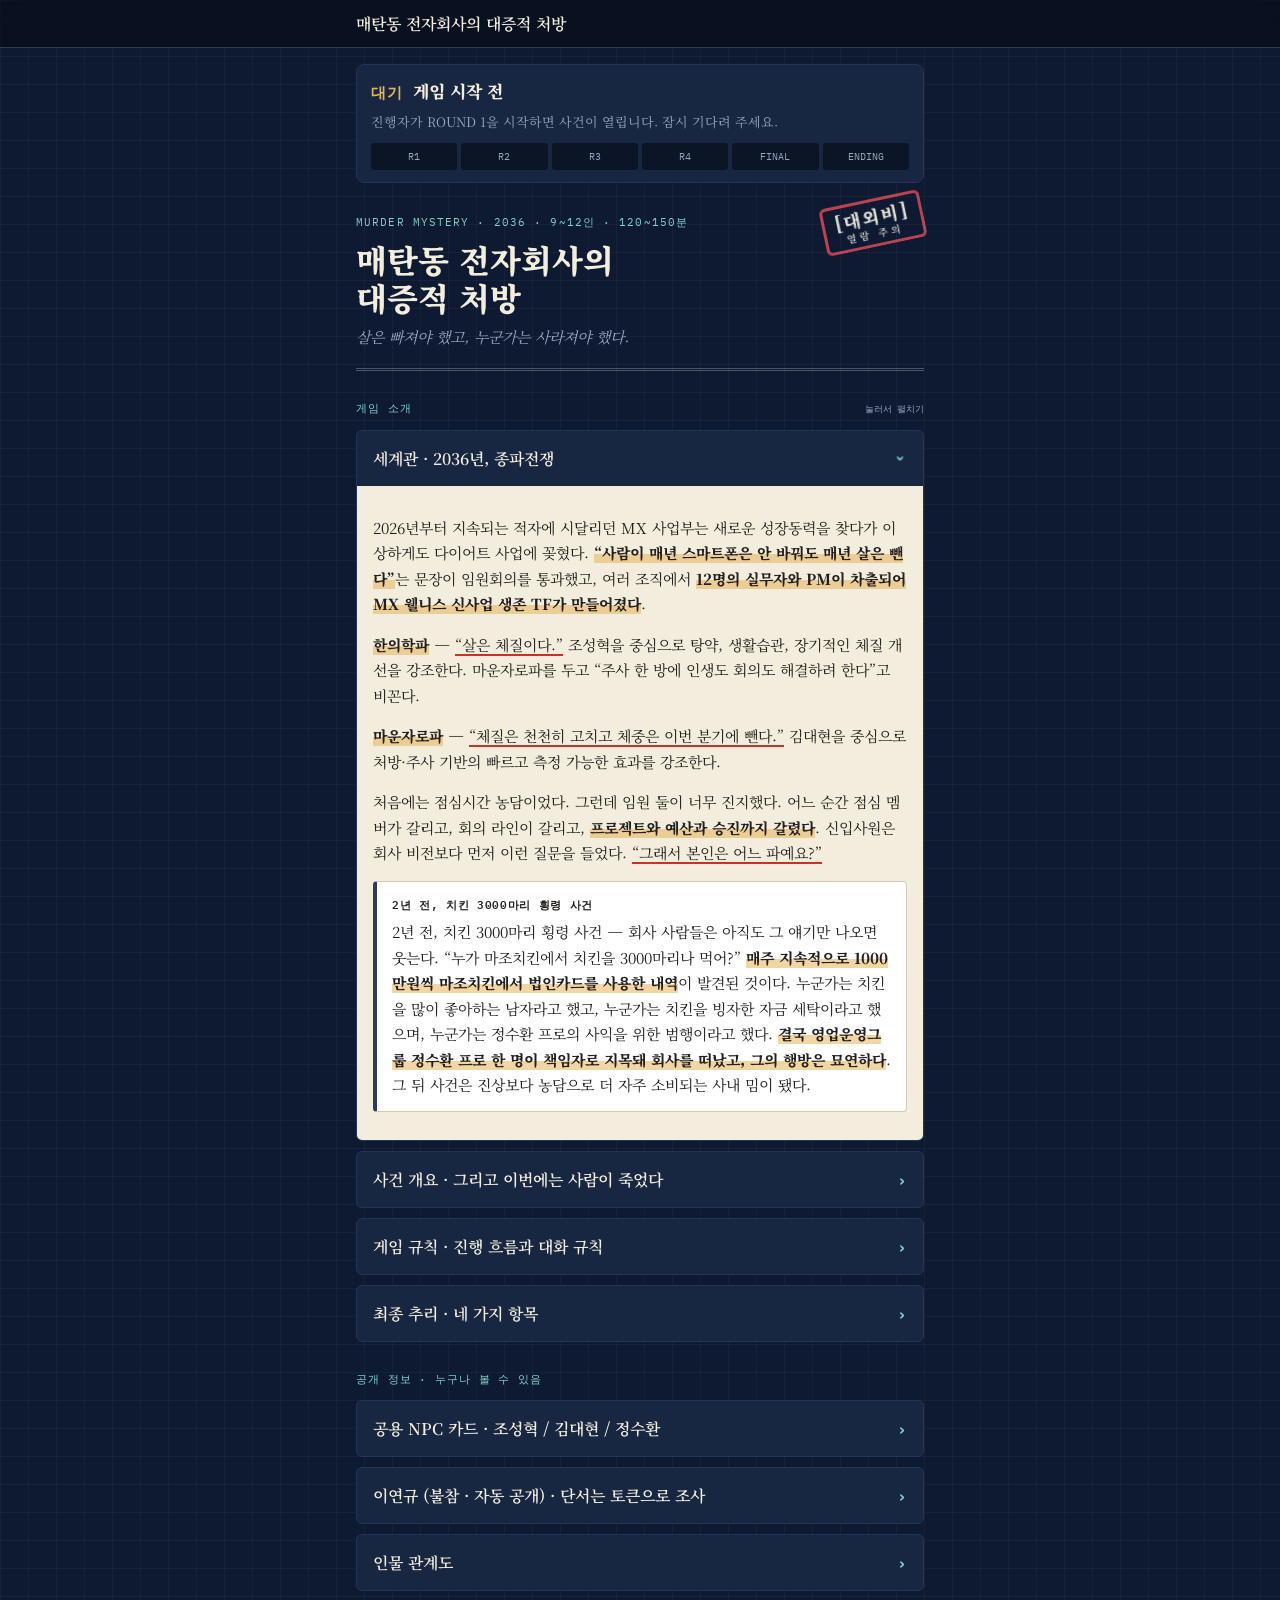
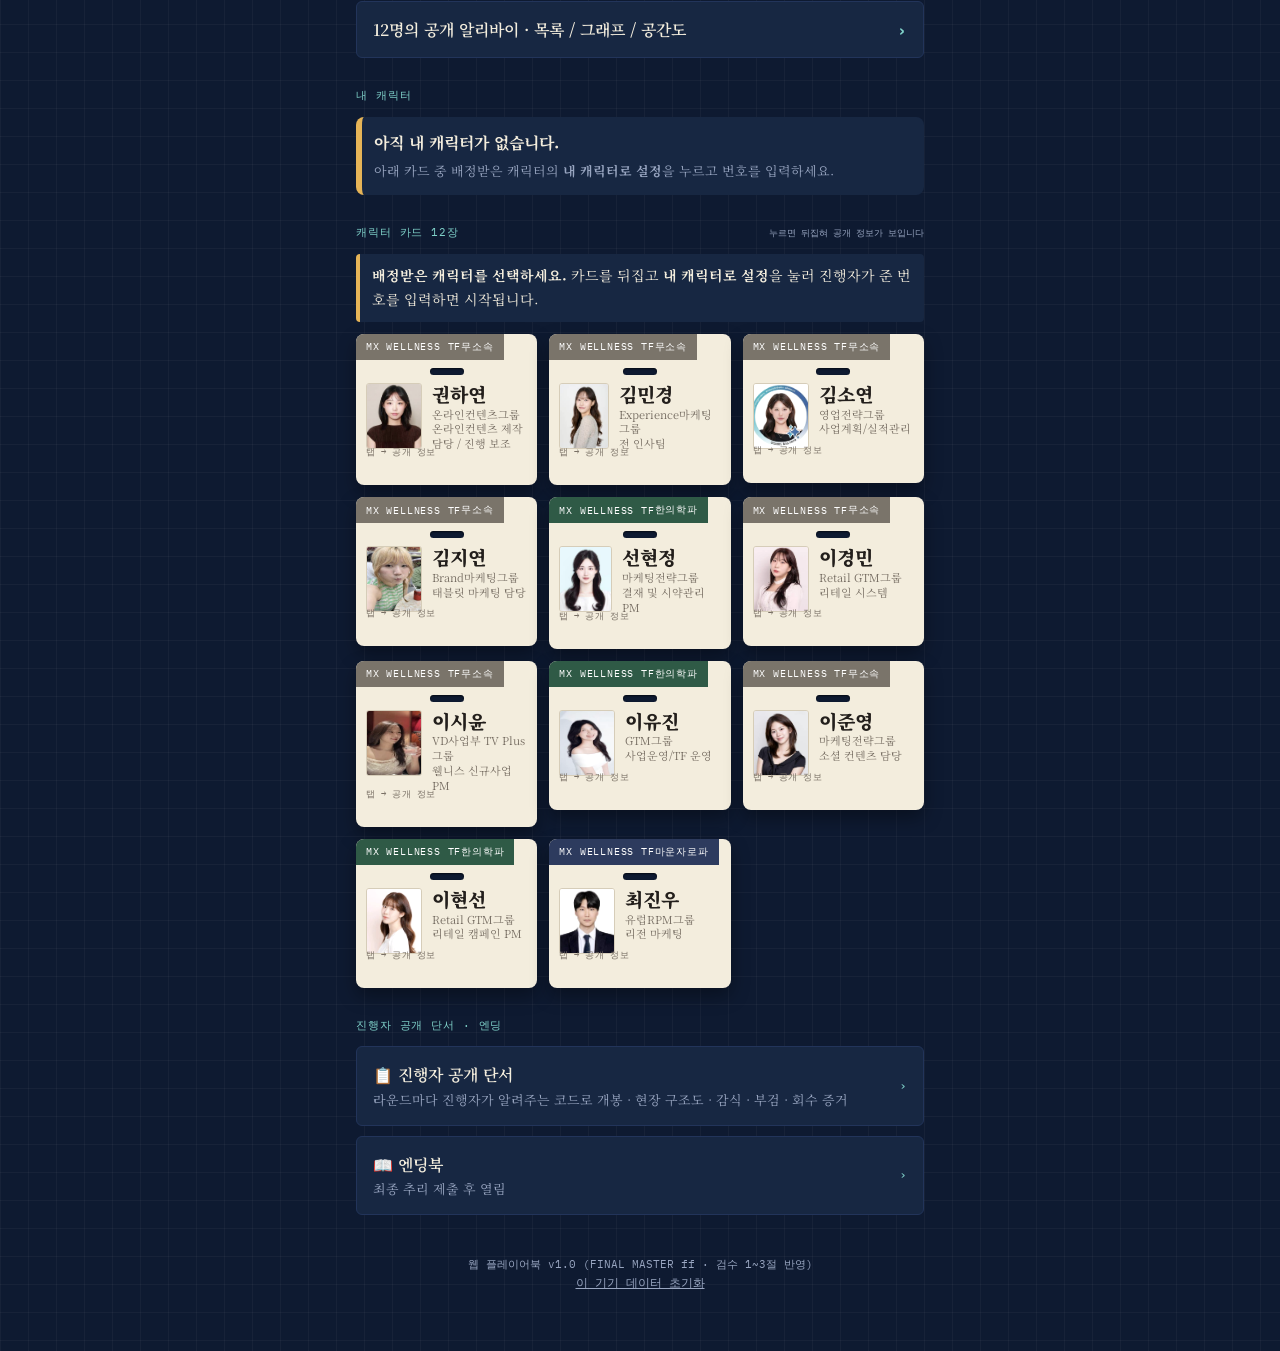
<file: index.html>
<!DOCTYPE html>
<html lang="ko">
<head>
<meta charset="utf-8">
<meta name="viewport" content="width=device-width, initial-scale=1, viewport-fit=cover">
<meta name="theme-color" content="#0E1A31">
<title>매탄동 전자회사의 대증적 처방 · 플레이어</title>
<link rel="preconnect" href="https://fonts.googleapis.com">
<link href="https://fonts.googleapis.com/css2?family=Noto+Serif+KR:wght@400;500;600;700;900&family=IBM+Plex+Mono:wght@400;500;600&display=swap" rel="stylesheet">
<link rel="stylesheet" href="style1.css">
<link rel="stylesheet" href="style2.css">
</head>
<body>
<div id="app"></div>
<div class="zoom" id="zoom" onclick="closeZoom()"><button class="x" aria-label="닫기">×</button><img id="zoomimg" alt=""></div>
<script src="data/config.js"></script>
<script src="data/common.js"></script>
<script src="data/chars_00.js"></script>
<script src="data/chars_01.js"></script>
<script src="data/chars_02.js"></script>
<script src="data/chars_03.js"></script>
<script src="data/chars_04.js"></script>
<script src="data/chars_05.js"></script>
<script src="data/chars_06.js"></script>
<script src="data/chars_07.js"></script>
<script src="data/chars_08.js"></script>
<script src="data/chars_09.js"></script>
<script src="data/chars_10.js"></script>
<script src="data/chars_11.js"></script>
<script src="data/host_player.js"></script>
<script src="data/img.js"></script>
<script src="sync.js"></script>
<script src="p1_core.js"></script>
<script src="p2_me.js"></script>
<script src="p3_deduce.js"></script>
<script src="p4_shared.js"></script>
</body>
</html>
</file>
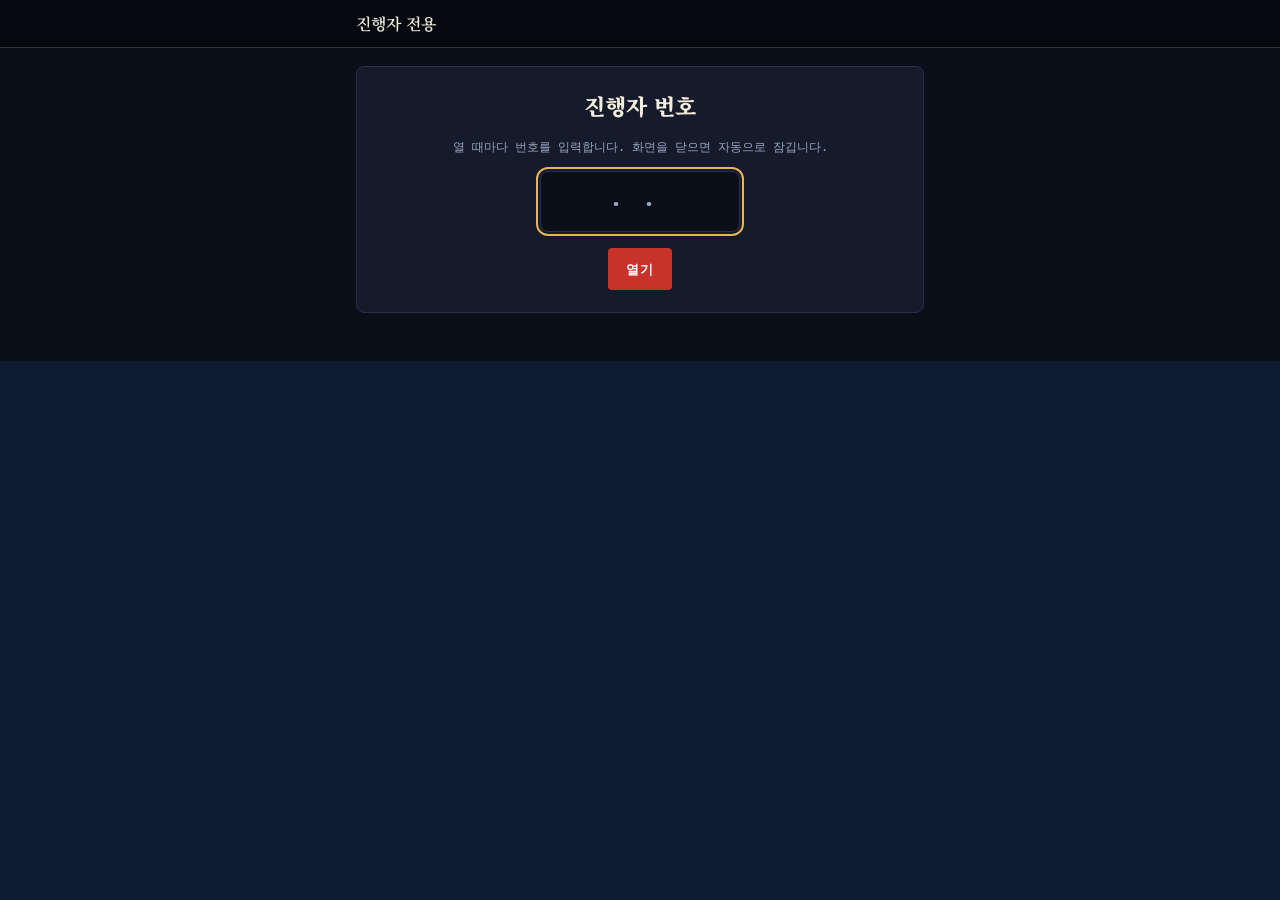
<file: host.html>
<!DOCTYPE html>
<html lang="ko">
<head>
<meta charset="utf-8">
<meta name="viewport" content="width=device-width, initial-scale=1, viewport-fit=cover">
<meta name="theme-color" content="#0E1A31">
<title>매탄동 · 진행자 전용</title>
<link rel="preconnect" href="https://fonts.googleapis.com">
<link href="https://fonts.googleapis.com/css2?family=Noto+Serif+KR:wght@400;500;600;700;900&family=IBM+Plex+Mono:wght@400;500;600&display=swap" rel="stylesheet">
<link rel="stylesheet" href="style1.css">
<link rel="stylesheet" href="style2.css">
</head>
<body>
<div id="app"></div>
<div class="zoom" id="zoom" onclick="closeZoom()"><button class="x" aria-label="닫기">×</button><img id="zoomimg" alt=""></div>
<script src="data/config.js"></script>
<script src="data/common.js"></script>
<script src="data/chars_00.js"></script>
<script src="data/chars_01.js"></script>
<script src="data/chars_02.js"></script>
<script src="data/chars_03.js"></script>
<script src="data/chars_04.js"></script>
<script src="data/chars_05.js"></script>
<script src="data/chars_06.js"></script>
<script src="data/chars_07.js"></script>
<script src="data/chars_08.js"></script>
<script src="data/chars_09.js"></script>
<script src="data/chars_10.js"></script>
<script src="data/chars_11.js"></script>
<script src="data/host.js"></script>
<script src="data/img.js"></script>
<script src="sync.js"></script>
<script src="host.js"></script>
</body>
</html>
</file>
<file: style1.css>
:root{
  --navy:#0E1A31; --navy2:#172742; --navy3:#22345A; --paper:#F3EDDD; --paper2:#EAE1CB; --ink:#231F1C; --muted:#786F64;
  --red:#C8322B; --amber:#E6B457; --teal:#7FD1C9; --dim:#98A5C0; --line:#D4C9B2;
  --han:#2F5A46; --mou:#2D3B5E;
  --serif:"Noto Serif KR","Nanum Myeongjo",serif; --mono:"IBM Plex Mono","Nanum Gothic Coding",ui-monospace,monospace;
}
*{box-sizing:border-box}
html,body{margin:0;background:var(--navy);color:var(--paper);font-family:var(--serif);font-size:16px;line-height:1.7;-webkit-text-size-adjust:100%}
body{padding-bottom:env(safe-area-inset-bottom);background-image:linear-gradient(rgba(255,255,255,.035) 1px,transparent 1px),linear-gradient(90deg,rgba(255,255,255,.035) 1px,transparent 1px);background-size:28px 28px}
button{font-family:inherit;font-size:inherit;color:inherit;background:none;border:0;padding:0;cursor:pointer;-webkit-tap-highlight-color:transparent}
button:focus-visible,input:focus-visible,textarea:focus-visible{outline:2px solid var(--amber);outline-offset:2px}
input,textarea{font-family:inherit;font-size:16px;color:var(--ink)}
img{display:block;max-width:100%}
a{color:inherit;text-decoration:none}
.mono{font-family:var(--mono)}
.wrap{max-width:600px;margin:0 auto;padding:0 16px 48px}

/* top chrome: security terminal */
.top{position:sticky;top:0;z-index:20;background:rgba(14,26,49,.92);backdrop-filter:blur(8px);border-bottom:1px solid rgba(127,209,201,.25)}
.top .wrap{display:flex;align-items:center;gap:10px;padding-top:10px;padding-bottom:10px}
.top .back{width:36px;height:36px;border-radius:4px;display:grid;place-items:center;font-size:22px;color:var(--teal);flex:0 0 auto;border:1px solid rgba(127,209,201,.3)}
.top .ttl{flex:1;min-width:0;font-weight:600;white-space:nowrap;overflow:hidden;text-overflow:ellipsis}
.top .ttl small{display:block;font-family:var(--mono);font-weight:400;color:var(--teal);font-size:11px;letter-spacing:.06em;line-height:1.3}
.top .act{font-family:var(--mono);color:var(--amber);font-size:12px;padding:6px 10px;border:1px solid rgba(230,180,87,.5);border-radius:3px}

/* home dossier */
.dossier{margin-top:20px;background:var(--navy2);border:1px solid var(--navy3);border-radius:6px;padding:22px 20px 20px;position:relative;overflow:hidden;box-shadow:0 20px 50px rgba(0,0,0,.35)}
.dossier::before{content:"";position:absolute;left:0;top:0;bottom:0;width:6px;background:repeating-linear-gradient(45deg,var(--amber) 0 8px,var(--navy) 8px 16px)}
.dossier .meta{font-family:var(--mono);font-size:11px;color:var(--teal);letter-spacing:.06em;display:flex;justify-content:space-between;gap:10px}
.dossier .clock{color:var(--paper);animation:flick 4s steps(2) infinite}
@keyframes flick{0%,92%{opacity:1}93%,96%{opacity:.35}97%,100%{opacity:1}}
.dossier h1{font-size:28px;line-height:1.25;margin:16px 0 4px;font-weight:900;letter-spacing:-.01em;text-shadow:0 2px 0 rgba(0,0,0,.4)}
.dossier h2{font-size:15px;margin:0;font-weight:400;color:var(--dim)}
.dossier .tag{margin:14px 0 0;font-size:15px;color:var(--paper);font-style:italic;border-top:1px dashed rgba(255,255,255,.15);padding-top:12px}
.stamp{position:absolute;right:14px;top:18px;transform:rotate(-12deg);color:var(--red);border:3px solid var(--red);border-radius:6px;padding:4px 10px;font-weight:900;font-size:18px;letter-spacing:.12em;line-height:1.2;opacity:.92;mix-blend-mode:screen;text-align:center;pointer-events:none;animation:stampin .5s cubic-bezier(.2,1.6,.4,1) both}
.stamp small{display:block;font-size:10px;letter-spacing:.3em;font-weight:600}
@keyframes stampin{from{transform:rotate(-12deg) scale(2.2);opacity:0}to{transform:rotate(-12deg) scale(1);opacity:.92}}
.ticker{margin:14px 0 0;overflow:hidden;white-space:nowrap;font-family:var(--mono);font-size:11px;color:var(--dim);border-top:1px solid rgba(255,255,255,.08);padding-top:8px}
.ticker span{display:inline-block;padding-left:100%;animation:tick 32s linear infinite}
@keyframes tick{to{transform:translateX(-100%)}}
.factions{display:flex;height:8px;border-radius:4px;overflow:hidden;margin:6px 0 4px}
.factions i{display:block}
.factions .h{background:var(--han)}.factions .m{background:#4A64A8}.factions .n{background:#6f6a60}
.fl{display:flex;justify-content:space-between;font-family:var(--mono);font-size:11px;color:var(--dim)}
.section-h{font-family:var(--mono);font-size:11px;letter-spacing:.08em;color:var(--teal);margin:28px 0 12px;display:flex;justify-content:space-between;align-items:baseline}
.section-h small{color:var(--dim);letter-spacing:0}

/* ID badges */
.grid{display:grid;grid-template-columns:repeat(2,1fr);gap:12px}
@media(min-width:480px){.grid{grid-template-columns:repeat(3,1fr)}}
.idb{background:var(--paper);color:var(--ink);border-radius:8px;text-align:left;position:relative;overflow:hidden;box-shadow:0 8px 18px rgba(0,0,0,.35);transition:transform .12s;display:flex;flex-direction:column}
.idb:active{transform:scale(.97) rotate(-.5deg)}
.idb .strip{height:26px;display:flex;align-items:center;justify-content:space-between;padding:0 10px;font-family:var(--mono);font-size:10px;letter-spacing:.08em;color:#fff}
.idb .strip.h{background:var(--han)}.idb .strip.m{background:var(--mou)}.idb .strip.n{background:#7a746a}
.idb .hole{width:34px;height:7px;border-radius:4px;background:var(--navy);margin:8px auto 0;box-shadow:inset 0 1px 2px rgba(0,0,0,.6)}
.idb .body{padding:8px 10px 10px;display:flex;gap:10px}
.idb img{width:56px;height:66px;object-fit:cover;border-radius:3px;border:1px solid var(--line);filter:saturate(.8) contrast(1.05)}
.idb .nm{font-weight:900;font-size:19px;line-height:1.15}
.idb .gp{font-size:11px;color:var(--muted);line-height:1.35;margin-top:2px}
.idb .bar{height:14px;margin:0 10px 10px;background:repeating-linear-gradient(90deg,var(--ink) 0 1px,transparent 1px 3px,var(--ink) 3px 5px,transparent 5px 6px,var(--ink) 6px 7px,transparent 7px 10px);opacity:.75}
.idb .lk{position:absolute;right:8px;bottom:26px;font-family:var(--mono);font-size:10px;color:var(--red);border:1px solid var(--red);padding:1px 5px;border-radius:2px;transform:rotate(-6deg);background:rgba(243,237,221,.9)}
.idb .lk.ok{color:var(--han);border-color:var(--han)}
.rowbtn{display:flex;align-items:center;justify-content:space-between;width:100%;background:var(--navy2);border:1px solid var(--navy3);border-radius:6px;padding:14px 16px;text-align:left;margin-top:10px;color:var(--paper)}
.rowbtn b{font-weight:600}
.rowbtn span{color:var(--dim);font-size:13px;display:block}
.rowbtn .chev{color:var(--teal);font-family:var(--mono)}
.rowbtn.host{border-color:rgba(200,50,43,.6)}
.rowbtn.host .chev{color:var(--red)}

/* gate / keypad */
.gate{margin-top:18px;background:var(--navy2);border:1px solid var(--navy3);border-radius:8px;padding:20px 18px 22px;text-align:center;position:relative;overflow:hidden}
.gate .who{display:flex;gap:14px;align-items:center;text-align:left;margin-bottom:14px}
.gate .who img{width:60px;height:68px;object-fit:cover;border-radius:4px;border:2px solid var(--paper)}
.gate h2{margin:0;font-size:22px;font-weight:900}
.gate p{margin:2px 0 0;color:var(--dim);font-size:13px;font-family:var(--mono)}
.pinrow{margin:14px 0 16px}
.pinrow input{width:100%;max-width:200px;text-align:center;font-family:var(--mono);font-size:30px;letter-spacing:.5em;padding:10px;border:1px solid var(--navy3);border-radius:8px;background:var(--navy);color:var(--paper)}
.pinrow input::placeholder{color:var(--dim)}
.dots{display:none}
.dots i{width:14px;height:14px;border-radius:50%;border:2px solid var(--teal);display:block;transition:background .1s}
.dots i.on{background:var(--teal);box-shadow:0 0 12px var(--teal)}
.dots.bad i{border-color:var(--red);background:transparent;animation:shake .35s}
@keyframes shake{25%{transform:translateX(-6px)}75%{transform:translateX(6px)}}
.pad{display:grid;grid-template-columns:repeat(3,64px);gap:10px;justify-content:center;margin-top:12px}
.pad button{height:56px;border-radius:8px;background:var(--navy);border:1px solid var(--navy3);font-family:var(--mono);font-size:22px;color:var(--paper);transition:background .08s}
.pad button:active{background:var(--navy3)}
.pad .fn{font-size:13px;color:var(--amber)}
.gmsg{font-family:var(--mono);font-size:12px;min-height:20px;margin-top:12px;color:var(--dim)}
.gmsg.err{color:var(--red)}
.gate.ok .dots i{border-color:var(--amber);background:var(--amber)}
.gate .okstamp{position:absolute;inset:0;display:grid;place-items:center;background:rgba(14,26,49,.75);backdrop-filter:blur(2px)}
.gate .okstamp div{transform:rotate(-8deg);color:var(--amber);border:4px solid var(--amber);border-radius:8px;padding:8px 22px;font-size:26px;font-weight:900;letter-spacing:.15em;animation:stampin .45s cubic-bezier(.2,1.6,.4,1) both}
.gate .okstamp small{display:block;font-family:var(--mono);font-size:11px;letter-spacing:.2em;font-weight:500}
.gate .load{font-family:var(--mono);font-size:12px;color:var(--teal);margin-top:16px;min-height:18px}

/* character book = 인사기록카드 on paper */
.doc{background:var(--paper);color:var(--ink);border-radius:6px;box-shadow:0 12px 30px rgba(0,0,0,.35);position:relative}
.book{margin-top:16px}
.bookhead{display:flex;gap:14px;align-items:flex-start;padding:18px 16px 14px;position:relative}
.bookhead::after{content:"인사기록카드 · MX 웰니스 신사업 생존 TF";position:absolute;right:14px;top:8px;font-family:var(--mono);font-size:9px;letter-spacing:.1em;color:var(--muted)}
.bookhead .ph{position:relative;flex:0 0 auto}
.bookhead img{width:86px;height:100px;object-fit:cover;border-radius:3px;border:1px solid var(--line)}
.bookhead .clip{position:absolute;top:-10px;left:8px;width:14px;height:32px;border:3px solid #9a9084;border-radius:8px;border-bottom-color:transparent;transform:rotate(12deg)}
.bookhead .nm{font-size:27px;font-weight:900;line-height:1.1;margin-top:14px}
.bookhead .meta{font-size:12.5px;color:var(--muted);line-height:1.55;margin-top:4px}
.badge{display:inline-block;font-size:11px;line-height:1;padding:5px 8px;border-radius:2px;font-weight:600;letter-spacing:.02em;font-family:var(--mono)}
.b-han{background:var(--han);color:#fff}.b-mou{background:var(--mou);color:#fff}.b-non{background:#D9D0BC;color:#5b534c}.b-red{background:var(--red);color:#fff}
.tabs{position:sticky;top:57px;z-index:15;background:var(--navy);display:flex;gap:6px;overflow-x:auto;padding:12px 0 0;margin:0 -16px;padding-left:16px;padding-right:16px;scrollbar-width:none}
.tabs::-webkit-scrollbar{display:none}
.tab{flex:0 0 auto;padding:9px 14px 8px;border-radius:6px 6px 0 0;background:var(--paper2);color:var(--muted);font-size:14px;white-space:nowrap;border:1px solid var(--line);border-bottom:0;opacity:.75;transform:translateY(3px)}
.tab.on{background:var(--paper);color:var(--ink);font-weight:700;opacity:1;transform:none}
.tab.pv::before{content:"🔒 ";font-size:11px}
.pane{display:none;background:var(--paper);color:var(--ink);padding:16px 14px 20px;border-radius:0 6px 6px 6px;position:relative;overflow:hidden;box-shadow:0 12px 30px rgba(0,0,0,.35)}
.pane.on{display:block}
.pane.pv::before{content:"CONFIDENTIAL · 본인 열람";position:absolute;left:-10%;top:42%;width:120%;text-align:center;transform:rotate(-24deg);font-family:var(--mono);font-size:34px;font-weight:600;letter-spacing:.2em;color:rgba(200,50,43,.07);pointer-events:none;white-space:nowrap}
.panel{background:#fff;border:1px solid var(--line);border-radius:4px;padding:13px 15px;margin-bottom:12px;position:relative}
.panel h3{margin:0 0 6px;font-size:11px;font-weight:600;color:var(--muted);font-family:var(--mono);letter-spacing:.06em}
.panel.c-red{border-left:4px solid var(--red)}.panel.c-han{border-left:4px solid var(--han)}.panel.c-mou{border-left:4px solid var(--mou)}.panel.c-amb{border-left:4px solid var(--amber);background:#FBF4E2}
.quote{font-size:17px;line-height:1.75;margin:0}
.quote::before{content:"“"}.quote::after{content:"”"}
.story p{margin:0 0 14px;text-indent:1em;font-size:16px;line-height:1.85}
.story p:first-child::first-letter{font-size:2em;font-weight:900;color:var(--red);float:left;line-height:1;margin:4px 6px 0 0}
ul.plain{margin:0;padding:0;list-style:none}
ul.plain li{padding:6px 0 6px 16px;position:relative;border-bottom:1px dotted var(--line)}
ul.plain li:last-child{border-bottom:0}
ul.plain li::before{content:"▸";position:absolute;left:0;top:6px;color:var(--red);font-size:12px}
.hint{font-size:13px;color:var(--muted);margin:8px 0 12px}

/* timeline as access log */
.tl{list-style:none;margin:0;padding:0;position:relative}
.tl::before{content:"";position:absolute;left:43px;top:0;bottom:0;border-left:1px dashed rgba(200,50,43,.5)}
.tl li{display:grid;grid-template-columns:86px 1fr;margin-bottom:8px;position:relative}
.tl .t{background:var(--red);color:#fff;font-family:var(--mono);font-weight:600;font-size:13px;padding:12px 6px;display:flex;align-items:center;justify-content:center;text-align:center;line-height:1.3;border-radius:3px 0 0 3px;position:relative;z-index:1}
.tl .d{background:#fff;border:1px solid var(--line);border-left:0;border-radius:0 3px 3px 0;padding:10px 12px;font-size:15px;line-height:1.6}
.tl.navy::before{border-color:rgba(45,59,94,.5)}.tl.navy .t{background:var(--mou)}

.lie{display:grid;gap:8px}
.lie div{padding:10px 12px;border-radius:3px;font-size:15px}
.lie .ok{background:#E6EFE9;border-left:3px solid var(--han)}
.lie .hide{background:#FBF4E2;border-left:3px solid var(--amber)}
.lie .no{background:#F6E3E1;border-left:3px solid var(--red)}
.lie b{display:block;font-size:11px;margin-bottom:2px;color:var(--muted);font-family:var(--mono)}

/* evidence cards */
.clue{background:#fff;border:1px solid var(--line);border-radius:4px;margin-bottom:16px;position:relative;box-shadow:0 4px 12px rgba(0,0,0,.08)}
.clue:nth-child(odd){transform:rotate(-.4deg)}.clue:nth-child(even){transform:rotate(.4deg)}
.clue .ch{display:flex;justify-content:space-between;align-items:center;padding:10px 14px;border-bottom:1px solid var(--line)}
.clue .ch b{font-size:16px}
.clue .ev{font-family:var(--mono);font-size:10px;letter-spacing:.1em;color:#fff;background:var(--ink);padding:3px 7px;border-radius:2px}
.clue .im{position:relative;margin:12px 14px 0}
.clue .im img{width:100%;aspect-ratio:16/10;object-fit:cover;border:1px solid var(--line)}
.clue .im::before,.clue .im::after{content:"";position:absolute;width:46px;height:16px;background:rgba(230,180,87,.7);top:-7px;transform:rotate(-40deg);left:-12px}
.clue .im::after{left:auto;right:-12px;transform:rotate(40deg)}
.clue .ct{padding:12px 14px;font-size:15px}
.clue .cf{display:flex;justify-content:space-between;align-items:center;padding:0 14px 12px;gap:10px}
.rev{font-family:var(--mono);font-size:12px;padding:6px 12px;border:2px solid var(--line);border-radius:3px;color:var(--muted);letter-spacing:.08em}
.rev.on{border-color:var(--red);color:var(--red);font-weight:600;transform:rotate(-3deg)}
.zoom{position:fixed;inset:0;background:rgba(8,14,28,.94);z-index:50;display:none;align-items:center;justify-content:center;padding:16px}
.zoom.on{display:flex}
.zoom img{max-height:90vh;max-width:100%;object-fit:contain}
.zoom .x{position:absolute;top:14px;right:16px;color:#fff;font-size:30px;padding:8px}

/* memo */
textarea.memo{width:100%;min-height:140px;border:1px solid var(--line);border-radius:4px;padding:12px;background:#fff;resize:vertical;line-height:1.6}
.tgrid{display:grid;grid-template-columns:64px 1fr;border:1px solid var(--line);border-radius:4px;overflow:hidden;background:#fff}
.tgrid .h{background:var(--ink);color:#fff;font-size:11px;padding:8px 10px;font-family:var(--mono);letter-spacing:.06em}
.tgrid .tt{padding:8px 6px;font-size:12px;font-family:var(--mono);color:var(--red);font-weight:600;border-top:1px solid var(--line);text-align:center;background:#FBF4E2}
.tgrid input{width:100%;border:0;border-top:1px solid var(--line);padding:8px 10px;background:transparent;font-size:14px}
</file>
<file: style2.css>
/* shared */
.acc{border:1px solid var(--navy3);border-radius:6px;background:var(--navy2);margin-bottom:10px;overflow:hidden}
.acc>button{width:100%;display:flex;justify-content:space-between;align-items:center;padding:14px 16px;text-align:left;font-weight:600;font-size:16px;color:var(--paper)}
.acc>button .chev{color:var(--teal);font-family:var(--mono);transition:transform .15s}
.acc.open>button .chev{transform:rotate(90deg)}
.acc .body{display:none;background:var(--paper);color:var(--ink);padding:14px 16px 16px}
.acc.open .body{display:block}
.kv{margin:0}
.kv dt{font-weight:700;margin-top:10px}
.kv dd{margin:2px 0 0;font-size:15px;color:#3f3733}
.npc{display:grid;grid-template-columns:72px 1fr;gap:12px;padding:12px 0;border-bottom:1px dotted var(--line)}
.npc:last-child{border-bottom:0}
.npc img{width:72px;height:82px;object-fit:cover;border-radius:3px;border:1px solid var(--line)}
.npc .nm{font-weight:900;font-size:17px}
.npc .rl{font-size:12.5px;color:var(--muted)}
.npc p{margin:6px 0 0;font-size:14px}
.alibi-list .item{padding:12px 0;border-bottom:1px dotted var(--line)}
.alibi-list .item:last-child{border-bottom:0}
.alibi-list .who{display:flex;align-items:center;gap:8px;font-weight:700}
.alibi-list .who span{font-size:12px;color:var(--muted);font-weight:400}
.alibi-list p{margin:6px 0 0;font-size:15px}
.rel{display:grid;grid-template-columns:repeat(2,1fr);gap:8px}
.rel div{border:1px solid var(--line);border-radius:3px;padding:8px 10px;background:#fff;font-size:14px}
.rel div small{display:block;color:var(--muted);font-size:12px}
.npcline{font-size:14px;background:#E6E9F1;border-radius:3px;padding:10px 12px;margin-bottom:10px;line-height:1.7}
.small{font-size:13px;color:var(--muted)}

/* sealed envelopes */
.env{border-radius:4px;margin-bottom:14px;position:relative;overflow:hidden;background:#EBDFC3;border:1px solid #cdbf9c;box-shadow:0 6px 14px rgba(0,0,0,.12)}
.env .hh{display:flex;justify-content:space-between;align-items:center;padding:10px 14px;font-family:var(--mono);font-size:12px;letter-spacing:.06em;color:var(--ink);border-bottom:1px dashed #b9a97f}
.env .hh b{font-family:var(--serif);font-size:16px;letter-spacing:0}
.env .sealed{padding:22px 14px 18px;text-align:center;background:repeating-linear-gradient(135deg,transparent 0 14px,rgba(0,0,0,.03) 14px 28px)}
.env .sealed .seal{display:inline-block;transform:rotate(-8deg);color:var(--red);border:3px solid var(--red);border-radius:6px;padding:4px 14px;font-weight:900;letter-spacing:.2em;font-size:16px;margin-bottom:14px}
.env .sealed .row{display:flex;gap:8px;justify-content:center}
.env .sealed input{width:130px;border:1px solid #b9a97f;border-radius:4px;padding:9px 10px;letter-spacing:.35em;text-align:center;background:#fff;font-family:var(--mono);font-size:18px}
.env img{width:100%;aspect-ratio:16/10;object-fit:cover}
.env .ht{padding:12px 14px;font-size:15px;background:#fff}
.env.open{background:#fff}
.env.open .hh{background:var(--ink);color:#fff;border:0}
.env.final .hh{color:var(--red)}
.env.open.final .hh{background:var(--red)}
.env .unseal{position:absolute;inset:0;display:grid;place-items:center;background:rgba(243,237,221,.85);z-index:2;animation:fadeout .9s .6s forwards}
.env .unseal div{transform:rotate(-8deg);color:var(--han);border:4px solid var(--han);border-radius:8px;padding:6px 18px;font-size:24px;font-weight:900;letter-spacing:.15em;animation:stampin .45s cubic-bezier(.2,1.6,.4,1) both}
@keyframes fadeout{to{opacity:0;visibility:hidden}}
.btn{display:inline-block;background:var(--red);color:#fff;padding:10px 18px;border-radius:4px;font-weight:600;font-family:var(--mono);font-size:13px;letter-spacing:.06em}
.btn.ghost{background:transparent;color:var(--red);border:1px solid var(--red)}
.btn.sm{padding:7px 12px;font-size:12px}

/* host console */
.console{background:#0A1324;border:1px solid rgba(127,209,201,.35);border-radius:6px;padding:14px 16px;font-family:var(--mono);font-size:13px;color:var(--teal);margin:16px 0;line-height:1.7}
.console b{color:var(--amber)}
.console .core{font-family:var(--serif);color:var(--paper);font-size:15px;margin-top:6px}
.code{display:inline-block;background:var(--amber);color:var(--navy);font-weight:600;letter-spacing:.25em;padding:2px 10px;border-radius:3px;font-family:var(--mono);font-size:15px}
.pinlist{width:100%;border-collapse:collapse;font-size:14px}
.pinlist td{padding:7px 4px;border-bottom:1px dotted var(--line)}
.pinlist td:last-child{text-align:right;font-weight:600;letter-spacing:.2em;font-family:var(--mono)}
.warn{background:#F6E3E1;border-left:3px solid var(--red);padding:10px 12px;font-size:14px;border-radius:3px;margin-bottom:10px}
.ending p{white-space:pre-line}
.foot{margin-top:40px;font-size:11px;color:var(--dim);text-align:center;line-height:1.7;font-family:var(--mono)}
@media (prefers-reduced-motion:reduce){*{animation:none!important;transition:none!important}}

/* ===== v3 additions ===== */
.rec{display:inline-block;width:7px;height:7px;border-radius:50%;background:var(--red);margin-right:6px;vertical-align:middle;animation:blink 1.4s steps(1) infinite}
@keyframes blink{50%{opacity:.15}}
.cursor::after{content:"_";animation:blink 1s steps(1) infinite;margin-left:2px}
.idb .btns{display:grid;grid-template-columns:1fr 1fr;border-top:1px dashed var(--line)}
.idb .btns button{padding:9px 4px;font-family:var(--mono);font-size:12px;letter-spacing:.02em;color:var(--ink);background:#EFE7D3}
.idb .btns button+button{border-left:1px dashed var(--line);background:#F7F1E3;color:var(--red);font-weight:600}
.idb .btns button:active{background:#e4dbc4}
.idb{cursor:default}
.idb .body{cursor:default}

/* public view (no pin) */
.pubhead{display:flex;gap:14px;align-items:center;padding:18px 16px 14px}
.pubhead img{width:74px;height:86px;object-fit:cover;border-radius:3px;border:1px solid var(--line)}
.pubhead .nm{font-size:26px;font-weight:900;line-height:1.1}
.pubhead .meta{font-size:12.5px;color:var(--muted);line-height:1.55;margin-top:3px}
.pubbody{background:var(--paper);color:var(--ink);padding:0 14px 16px;border-radius:0 0 6px 6px}

/* tokens */
.tokbar{display:flex;align-items:center;justify-content:space-between;gap:10px;background:var(--navy);color:var(--paper);border-radius:4px;padding:10px 12px;margin-bottom:14px}
.tokbar .lbl{font-family:var(--mono);font-size:11px;letter-spacing:.06em;color:var(--dim)}
.coins{display:flex;gap:8px;min-height:30px;align-items:center}
.coin{width:30px;height:30px;border-radius:50%;background:radial-gradient(circle at 35% 30%,#fff2c2,var(--amber) 55%,#a67b2a);border:2px solid #7a5a1c;display:grid;place-items:center;font-family:var(--mono);font-size:11px;font-weight:600;color:#4a3410;box-shadow:0 0 0 0 rgba(230,180,87,.6);animation:glow 2.2s ease-in-out infinite}
@keyframes glow{50%{box-shadow:0 0 14px 2px rgba(230,180,87,.55)}}
.coin.fly{animation:fly .55s ease-in forwards}
@keyframes fly{to{transform:translateY(60px) scale(.2) rotate(360deg);opacity:0}}
.coin.ghost{opacity:.18;animation:none;box-shadow:none;border-style:dashed}
.clue.sealedc .im{filter:blur(0)}
.sealface{margin:12px 14px 0;aspect-ratio:16/10;border:1px dashed #b9a97f;border-radius:3px;background:repeating-linear-gradient(135deg,#EFE7D3 0 14px,#E7DDC5 14px 28px);display:grid;place-items:center;text-align:center;padding:10px}
.sealface .seal{display:inline-block;transform:rotate(-8deg);color:var(--red);border:3px solid var(--red);border-radius:6px;padding:3px 12px;font-weight:900;letter-spacing:.2em;font-size:15px}
.sealface .seal.blink{animation:blink 1.6s steps(1) infinite}
.sealface p{margin:8px 0 0;font-family:var(--mono);font-size:11px;color:var(--muted)}
.clue.reveal{animation:flipin .5s ease-out both}
@keyframes flipin{from{transform:perspective(600px) rotateX(-60deg);opacity:0}to{transform:none;opacity:1}}

/* memo save */
.savebar{display:flex;align-items:center;justify-content:space-between;margin-top:10px;gap:10px}
.savebar .st{font-family:var(--mono);font-size:11px;color:var(--muted)}
.savebar .st.dirty{color:var(--red)}

/* alibi graph */
.seg{display:inline-flex;border:1px solid var(--line);border-radius:4px;overflow:hidden;margin-bottom:12px}
.seg button{padding:6px 12px;font-family:var(--mono);font-size:12px;color:var(--muted);background:#fff}
.seg button.on{background:var(--ink);color:#fff}
.agraph{width:100%;height:auto;display:block;background:#fff;border:1px solid var(--line);border-radius:4px}
.agraph text{font-family:var(--mono);font-size:10px;fill:#5a534c}
.agraph .nm{font-family:var(--serif);font-size:11.5px;font-weight:700;fill:var(--ink)}
.agraph .grid{stroke:#e6dfcf;stroke-width:1}
.agraph .death{stroke:var(--red);stroke-width:1;stroke-dasharray:3 3}
.legend{display:flex;flex-wrap:wrap;gap:8px 14px;font-family:var(--mono);font-size:11px;color:var(--muted);margin-top:8px}
.legend i{display:inline-block;width:12px;height:10px;border-radius:2px;margin-right:4px;vertical-align:-1px}

/* deduce */
.fld{margin-bottom:14px}
.fld label{display:block;font-family:var(--mono);font-size:11px;letter-spacing:.06em;color:var(--muted);margin-bottom:6px}
.fld textarea,.fld select,.fld input{width:100%;border:1px solid var(--line);border-radius:4px;padding:10px 12px;background:#fff;font-size:15px;line-height:1.6}
.fld textarea{min-height:84px;resize:vertical}
.fld select{appearance:none;background-image:linear-gradient(45deg,transparent 50%,var(--muted) 50%),linear-gradient(135deg,var(--muted) 50%,transparent 50%);background-position:calc(100% - 18px) 50%,calc(100% - 13px) 50%;background-size:5px 5px;background-repeat:no-repeat}
.fld .ans{background:#fff;border:1px solid var(--line);border-radius:4px;padding:10px 12px;font-size:15px;color:var(--ink);white-space:pre-line}
.fld .ans.empty{color:var(--muted);font-style:italic}
.locked-note{font-family:var(--mono);font-size:11px;color:var(--han);letter-spacing:.06em;display:flex;justify-content:space-between;align-items:center;margin-bottom:10px}
.chk{display:flex;gap:10px;align-items:flex-start;padding:9px 0;border-bottom:1px dotted var(--line);font-size:14.5px}
.chk:last-child{border-bottom:0}
.chk input{width:20px;height:20px;margin:3px 0 0;flex:0 0 auto;accent-color:var(--han)}
.key{background:#FBF4E2;border-left:3px solid var(--amber);padding:8px 12px;font-size:14px;border-radius:3px;margin:6px 0 8px}
.itemscore{font-family:var(--mono);font-size:12px;color:var(--muted);text-align:right;margin-top:4px}
.result{background:var(--navy);color:var(--paper);border-radius:6px;padding:18px 16px;text-align:center;margin:14px 0;position:relative;overflow:hidden}
.result .big{font-size:30px;font-weight:900;letter-spacing:.08em;line-height:1.1}
.result .big.perfect{color:var(--amber)}.result .big.true{color:var(--teal)}.result .big.fail{color:var(--dim)}
.result .sc{font-family:var(--mono);font-size:13px;color:var(--dim);margin-top:6px}
.result .rstamp{position:absolute;right:10px;top:10px;transform:rotate(12deg);border:3px solid currentColor;border-radius:6px;padding:2px 8px;font-size:12px;font-weight:900;letter-spacing:.15em;opacity:.8;animation:stampin .45s cubic-bezier(.2,1.6,.4,1) both}
.codebox{width:100%;font-family:var(--mono);font-size:11px;border:1px solid var(--line);border-radius:4px;padding:10px;background:#fff;word-break:break-all;color:var(--muted);min-height:64px}
.subs{width:100%;border-collapse:collapse;font-size:14px}
.subs th{text-align:left;font-family:var(--mono);font-size:10px;letter-spacing:.06em;color:var(--muted);padding:6px 4px;border-bottom:1px solid var(--line)}
.subs td{padding:8px 4px;border-bottom:1px dotted var(--line);vertical-align:top}
.subs .tag{font-family:var(--mono);font-size:10px;padding:2px 6px;border-radius:2px;color:#fff;background:var(--muted)}
.subs .tag.perfect{background:#a67b2a}.subs .tag.true{background:var(--han)}.subs .tag.fail{background:#8a7f73}.subs .tag.wait{background:var(--mou)}
.subdetail{background:#FBF8F1;border:1px solid var(--line);border-radius:4px;padding:10px 12px;margin:6px 0 12px;font-size:14px;white-space:pre-line}

/* ===== v4: modes ===== */
body[data-mode="me"]{--navy:#2B1216;--navy2:#3A1A1F;--navy3:#55272E;background:var(--navy)}
body[data-mode="inv"]{--navy:#2A2010;--navy2:#3A2D14;--navy3:#5A4620;background:var(--navy)}
body[data-mode="shared"]{--navy:#0F2624;--navy2:#173532;--navy3:#224B47;background:var(--navy)}
body[data-mode="ending"]{--navy:#141225;--navy2:#1E1B36;--navy3:#2E2A52;background:var(--navy)}
body[data-mode="host"]{--navy:#0B0F1A;--navy2:#151B2B;--navy3:#26304A;background:var(--navy)}
.top{background:rgba(0,0,0,.35)}
body[data-mode="me"] .top{border-bottom-color:rgba(200,50,43,.6)}
body[data-mode="inv"] .top{border-bottom-color:rgba(230,180,87,.6)}
body[data-mode="shared"] .top{border-bottom-color:rgba(127,209,201,.6)}
.top .act.me{color:#fff;background:var(--red);border-color:var(--red)}
.top .act.tok{color:var(--amber);border-color:var(--amber);font-size:14px}
.modebar{display:flex;align-items:center;gap:8px;padding:8px 16px;font-size:13px;color:#fff;position:sticky;top:57px;z-index:19}
.modebar .ic{font-size:14px}.modebar b{font-weight:700;letter-spacing:.02em}.modebar .tx{opacity:.85;font-size:12px;margin-left:auto;text-align:right}
.modebar.me{background:var(--red)}
.modebar.inv{background:#B8862E;color:#1d1608}
.modebar.shared{background:#2F8C82}
.modebar.ending{background:#4A3F8F}
.modebar.host{background:#1E3A5F}
body[data-mode="me"] .tabs{top:93px}
body[data-mode="me"] .pane{border-top:4px solid var(--red)}
body[data-mode="me"] .doc.book{border-left:6px solid var(--red)}
body[data-mode="inv"] .doc{border-left:6px solid var(--amber)}

/* title block (home) */
.titleblk{margin-top:22px;position:relative;padding:8px 0 18px;border-bottom:3px double rgba(255,255,255,.25)}
.titleblk .kicker{font-family:var(--mono);font-size:11px;letter-spacing:.1em;color:var(--teal)}
.titleblk h1{font-size:32px;line-height:1.2;margin:8px 0 8px;font-weight:900}
.titleblk .tag{margin:0;font-size:15px;color:var(--dim);font-style:italic}
.titleblk .stamp{right:0;top:-6px}

/* my card strip */
.mecard{display:grid;grid-template-columns:64px 1fr;gap:10px 12px;align-items:center;background:var(--paper);color:var(--ink);border-radius:8px;padding:12px;border-left:6px solid var(--red)}
.mecard img{width:64px;height:74px;object-fit:cover;border-radius:3px;border:1px solid var(--line)}
.mecard .nm{font-size:20px;font-weight:900;line-height:1.1}
.mecard .gp{font-size:12px;color:var(--muted);line-height:1.4;margin:2px 0 6px}
.mecard .stat{display:flex;gap:12px;font-size:12px;font-family:var(--mono);white-space:nowrap}
.mecard .stat b{color:var(--red)}
.mecard .mb{grid-column:1/-1;display:flex;gap:8px;justify-content:flex-end;border-top:1px dashed var(--line);padding-top:10px}
.mecard .mb .btn{flex:1;text-align:center}
.mecard.empty{grid-template-columns:1fr;border-left-color:var(--amber);background:var(--navy2);color:var(--paper)}
.mecard.empty .small{color:var(--dim)}

/* flip cards */
.grid{align-items:start}
.flip{position:relative;perspective:1200px}
.flip .face{transition:transform .5s cubic-bezier(.2,.8,.2,1);backface-visibility:hidden;-webkit-backface-visibility:hidden;width:100%}
.flip .front{transform:rotateY(0)}
.flip .back{position:absolute;inset:0;transform:rotateY(180deg);background:var(--paper);color:var(--ink);border-radius:8px;overflow:hidden;box-shadow:0 8px 18px rgba(0,0,0,.35);pointer-events:none}
.flip.flipped{grid-column:1/-1}
.flip.flipped .front{transform:rotateY(-180deg);position:absolute;inset:0;pointer-events:none}
.flip.flipped .back{position:relative;transform:rotateY(0);pointer-events:auto}
.flip.isme .front{outline:3px solid var(--red);outline-offset:-3px}
.idb .tapme{position:absolute;left:10px;bottom:26px;font-family:var(--mono);font-size:9px;color:var(--muted);letter-spacing:.06em}
.back .bh{display:flex;justify-content:space-between;align-items:center;background:var(--ink);color:#fff;padding:8px 8px 8px 14px;font-family:var(--mono);font-size:12px;letter-spacing:.04em}
.back .bh .x{color:#fff;font-size:22px;padding:0 8px;line-height:1}
.back .bb{padding:12px}
.pubtop{display:flex;gap:12px;align-items:flex-start;margin-bottom:10px}
.pubtop img{width:64px;height:74px;object-fit:cover;border-radius:3px;border:1px solid var(--line)}
.pubtop .meta{font-size:12.5px;color:var(--muted);line-height:1.5;margin-bottom:4px}
.bact{display:flex;flex-direction:column;gap:8px;align-items:center;margin-top:6px}
.bact .btn{width:100%;text-align:center}
.btn.inv{background:#B8862E;color:#1d1608}
.lnk{background:none;border:0;color:var(--dim);text-decoration:underline;font-size:12px;cursor:pointer}
.legend-hl{font-size:13px;color:var(--muted);margin:0 0 10px}
.hl{font-weight:800;background:linear-gradient(transparent 55%,rgba(230,180,87,.55) 55%)}
.ul{text-decoration:underline;text-decoration-color:var(--red);text-decoration-thickness:2px;text-underline-offset:3px}
.invhead{display:flex;gap:14px;align-items:flex-start;padding:16px;margin-top:16px;margin-bottom:12px}
.invhead img{width:72px;height:84px;object-fit:cover;border-radius:3px;border:1px solid var(--line)}
.invhead .nm{font-size:24px;font-weight:900;line-height:1.1}
.invhead .meta{font-size:12.5px;color:var(--muted);margin:2px 0 6px}
.subh{font-size:11px;color:var(--muted);margin:18px 0 8px;font-family:var(--mono);letter-spacing:.06em}
.timer{text-align:center}
.tdisp{font-size:56px;font-weight:600;letter-spacing:.06em;color:var(--ink);margin:6px 0}
.tdisp.over{color:var(--red);animation:blink .6s steps(1) infinite}
.tbtns{display:flex;gap:8px;justify-content:center;flex-wrap:wrap}

/* grade screen */
body[data-mode="grade"]{--navy:#1A1230;--navy2:#261A45;--navy3:#3A2A66;background:var(--navy)}
.modebar.grade{background:#5B3FA8}
.rowbtn.grade{border-color:rgba(91,63,168,.9)}
.rowbtn.grade .chev{color:#B9A6F0}
.gstep{background:var(--paper);color:var(--ink);border-radius:6px;margin-bottom:12px;overflow:hidden;box-shadow:0 8px 20px rgba(0,0,0,.3)}
.gstep .gh{display:flex;align-items:center;gap:10px;padding:10px 12px;background:#EFE7D3;border-bottom:1px solid var(--line)}
.gstep .gn{width:26px;height:26px;border-radius:50%;background:#5B3FA8;color:#fff;display:grid;place-items:center;font-family:var(--mono);font-size:13px;font-weight:600;flex:0 0 auto}
.gstep .gh b{flex:1;font-size:15px}
.gstep .gpt{font-family:var(--mono);font-size:16px;font-weight:600;color:#5B3FA8;min-width:28px;text-align:right}
.gstep .myans{padding:10px 12px;border-bottom:1px dashed var(--line)}
.gstep .myans label{display:block;font-family:var(--mono);font-size:10px;letter-spacing:.08em;color:var(--muted);margin-bottom:4px}
.gstep .myans div{font-size:14.5px;white-space:pre-line;color:#3f3733}
.gstep .key{margin:10px 12px 0}
.gstep .checks{padding:4px 12px}
.gstep .itemscore{padding:0 12px 10px;text-align:left}
.btn.big{padding:14px 26px;font-size:15px;background:#5B3FA8}
.big-result{padding:48px 18px 22px;background:var(--paper);color:var(--ink);border:0}
.big-result .who{font-family:var(--mono);font-size:12px;letter-spacing:.1em;color:var(--muted)}
.big-result .big{font-size:38px;margin-top:6px;animation:stampin .6s cubic-bezier(.2,1.6,.4,1) both}
.big-result .big.perfect{color:#a67b2a}.big-result .big.true{color:var(--han)}.big-result .big.fail{color:#8a7f73}
.big-result .sc{font-size:22px;color:var(--ink);font-weight:600}
.big-result .sub{font-size:14px;color:var(--muted);margin:8px 0 16px}
.big-result .rstamp{color:var(--red)}
.big-result.fail .rstamp{color:#8a7f73}
.bars{text-align:left;display:grid;gap:8px}
.bar-row{display:grid;grid-template-columns:1fr 90px 26px;align-items:center;gap:10px;font-size:13px}
.bar-row i{display:block;height:8px;border-radius:4px;background:#e6dfcf;position:relative;overflow:hidden}
.bar-row i::after{content:"";position:absolute;left:0;top:0;bottom:0;background:#5B3FA8;width:0;transition:width .6s ease .2s}
.bar-row i.v1::after{width:100%}.bar-row i.v0_5::after{width:50%}.bar-row i.v0::after{width:0}
.bar-row b{font-family:var(--mono);text-align:right}

.finalbanner{display:flex;justify-content:space-between;align-items:center;margin-top:16px;background:#5B3FA8;color:#fff;border-radius:6px;padding:14px 16px;font-size:14px;animation:glowp 1.8s ease-in-out infinite}
.finalbanner b{font-size:16px}
@keyframes glowp{50%{box-shadow:0 0 22px 4px rgba(155,125,255,.55)}}

.guide{background:var(--navy2);border-left:4px solid var(--amber);border-radius:4px;padding:10px 12px;font-size:14px;color:var(--paper);margin:0 0 12px}
.gintro{background:var(--paper);color:var(--ink);border-radius:6px;padding:12px 14px;font-size:14px;margin-bottom:12px;border-left:4px solid #5B3FA8}
.gstep .qlabel{font-family:var(--mono);font-size:11px;letter-spacing:.06em;color:#5B3FA8;padding:10px 12px 0}
details summary::-webkit-details-marker{display:none}

.coderow{display:flex;gap:8px}
.coderow input{flex:1;border:1px solid var(--line);border-radius:4px;padding:9px 12px;font-family:var(--mono);font-size:18px;letter-spacing:.15em;text-align:center;background:#fff}
.sheet{position:fixed;inset:0;background:rgba(0,0,0,.6);z-index:60;display:flex;align-items:flex-end;justify-content:center}
.sh{background:var(--paper);color:var(--ink);width:100%;max-width:600px;border-radius:12px 12px 0 0;padding:16px 18px 28px;animation:up .25s ease-out}
@keyframes up{from{transform:translateY(40px);opacity:0}}
.shh{display:flex;justify-content:space-between;align-items:center;margin-bottom:6px}
.shh .x{font-size:24px;padding:0 6px}
.bigcode{font-family:var(--mono);font-size:44px;font-weight:600;letter-spacing:.2em;text-align:center;color:var(--red);margin:6px 0 10px}

/* 배경이 어두운 화면에서 종이 카드 안 글씨는 항상 잉크색 */
.clue,.panel,.env,.gstep,.tgrid,.doc,.mecard:not(.empty),.gintro,.sh{color:var(--ink)}
.env .hh{color:var(--ink)} .env.open .hh{color:#fff}
.sealface p{color:var(--muted)}

/* round overlay */
.rov{position:fixed;inset:0;z-index:80;background:rgba(10,8,20,.92);display:flex;align-items:center;justify-content:center;padding:24px;animation:fadein .3s}
@keyframes fadein{from{opacity:0}}
@keyframes fadeup{from{opacity:0;transform:translateY(10px)}to{opacity:1;transform:none}}
.rov-in{text-align:center;color:var(--paper);max-width:420px;width:100%}
.rov-end{font-family:var(--mono);font-size:14px;letter-spacing:.2em;color:var(--dim);text-decoration:line-through;margin-bottom:18px;animation:fadein .6s}
.rov-stamp{display:inline-block;font-size:44px;font-weight:900;letter-spacing:.12em;color:var(--amber);border:5px solid var(--amber);border-radius:10px;padding:8px 26px;transform:rotate(-6deg);animation:stampin .6s .35s cubic-bezier(.2,1.6,.4,1) both}
.rov-sub{font-size:20px;margin-top:14px;font-weight:700}
.rov-desc{font-size:14px;color:var(--dim);margin:8px 0 22px;line-height:1.7}
.seal.gray{color:#8a7f73;border-color:#8a7f73}
.clue.taken .sealface{background:repeating-linear-gradient(135deg,#e9e4d8 0 14px,#dfd9cb 14px 28px)}
.clue.shake{animation:shake .35s}
.whogrid{display:grid;grid-template-columns:repeat(3,1fr);gap:6px}
.whogrid .who{padding:9px 4px;border:1px solid var(--line);border-radius:4px;background:#fff;font-size:14px}
.autosent{font-family:var(--mono);font-size:12px;color:var(--muted);margin-bottom:10px}
.autosent.ok{color:var(--han)}
/* host live board */
.livehead{display:flex;justify-content:space-between;align-items:center;gap:12px;flex-wrap:wrap;margin-bottom:10px}
.livehead .lbl{font-family:var(--mono);font-size:10px;letter-spacing:.1em;color:var(--muted)}
.livehead .cur{font-size:24px;font-weight:900}
.rsteps{display:flex;gap:4px;margin:6px 0 10px}
.rsteps span{flex:1;text-align:center;font-family:var(--mono);font-size:11px;padding:6px 0;border-radius:3px;background:#e6dfcf;color:var(--muted)}
.rsteps span.done{background:var(--han);color:#fff}
.rsteps span.now{background:var(--amber);color:#1d1608;font-weight:600}
.claims{width:100%;border-collapse:collapse;font-size:13px}
.claims th{font-family:var(--mono);font-size:10px;color:var(--muted);padding:6px 4px;border-bottom:1px solid var(--line);text-align:left}
.claims td{padding:6px 4px;border-bottom:1px dotted var(--line);vertical-align:top}
.claims td.taken{background:#F6E3E1}
.claims .dim{color:#c9c0ad}
.claims .shd{font-size:10px;color:var(--han)}

.livehead .cur.flash{animation:blink .3s steps(1) 4}

/* ===== 흰 배경 = 무조건 잉크색 글씨 (화이트온화이트 방지) ===== */
.acc .body, .acc .body p, .acc .body li, .acc .body dd, .acc .body dt, .acc .body h3, .acc .body span,
.panel, .panel *, .clue, .clue *, .env, .ht, .doc, .doc *, .gstep, .gstep *, .gintro, .gintro *,
.mecard:not(.empty), .mecard:not(.empty) *, .sh, .sh *, .fld .ans, .subdetail, .codebox, .key, .warn,
.npc, .npc *, .rel div, .npcline, .alibi-list, .alibi-list *, .kv, .kv *, .tgrid, .tgrid *,
.pubtop, .pubtop *, .back .bb, .back .bb *, .result, .result * { color: var(--ink); }
/* 위 규칙보다 뒤에 와서 되살리는 예외: 색 배지·헤더·버튼·강조 */
.badge, .b-han, .b-mou, .b-non, .b-red, .btn, .btn *, .ev, .tl .t, .code, .rov *, .modebar, .modebar *,
.env.open .hh, .env.open .hh *, .tgrid .h, .clue .ev, .subs .tag, .result .big, .result .big *,
.hl, .ul, .rev.on, .lnk, .seg button.on, .stamp, .rov-stamp, .seal, .rsteps span,
.result .who, .result .sc, .result .sub, .autosent, .autosent.ok, .codebox, .gstep .gpt, .gstep .gn,
.gstep .qlabel, .fld .ans.empty, .small, .hint, .kv dd, a[style*="color"], [class*="c-"] h3 { color: unset; }
.badge.b-han,.badge.b-mou,.badge.b-red{color:#fff}
.b-non{color:#5b534c}
.btn{color:#fff}.btn.ghost{color:var(--red)}.btn.inv{color:#1d1608}
.result .big.true{color:var(--han)}.result .big.perfect{color:#a67b2a}.result .big.fail{color:#8a7f73}
.codebox{color:var(--muted)}.small,.hint{color:var(--muted)}
.env.open .hh, .env.open .hh *{color:#fff}
.rov-stamp{color:var(--amber)}.rov-end{color:var(--dim)}.rov-desc{color:var(--dim)}.rov-sub{color:var(--paper)}

/* 봉투 찢기 */
.tear{position:absolute;inset:0;z-index:3;overflow:hidden;pointer-events:none}
.tear .tf{position:absolute;top:0;bottom:0;width:50%;background:repeating-linear-gradient(135deg,#EFE7D3 0 14px,#E7DDC5 14px 28px);border:1px solid #cdbf9c}
.tear .tf.tl{left:0;transform-origin:left center;clip-path:polygon(0 0,100% 0,92% 12%,100% 24%,90% 38%,100% 52%,92% 66%,100% 80%,94% 92%,100% 100%,0 100%)}
.tear .tf.tr{right:0;transform-origin:right center;clip-path:polygon(0 0,100% 0,100% 100%,0 100%,8% 92%,0 80%,10% 66%,0 52%,8% 38%,0 24%,8% 12%)}
.tear .trip{position:absolute;inset:0;display:grid;place-items:center;font-family:var(--mono);font-weight:900;letter-spacing:.3em;color:var(--red);opacity:.9}
.tear.go .tf.tl{transform:translateX(-105%) rotate(-8deg);transition:transform .55s cubic-bezier(.6,0,.4,1)}
.tear.go .tf.tr{transform:translateX(105%) rotate(8deg);transition:transform .55s cubic-bezier(.6,0,.4,1)}
.tear.go .trip{opacity:0;transition:opacity .2s}

/* 결과 라벨 색 */
.result .big.normal,.big-result .big.normal{color:#4A64A8}
.result .big.bad,.big-result .big.bad{color:#8a7f73}
.big-result.bad .rstamp{color:#8a7f73}
.rowbtn.finale{border-color:rgba(200,50,43,.8);animation:glowp 1.8s ease-in-out infinite}
.rowbtn.finale .chev{color:var(--red)}

/* 최종 연출 */
.finale{position:fixed;inset:0;z-index:90;background:#05060a;display:flex;align-items:flex-start;justify-content:center;overflow-y:auto;-webkit-overflow-scrolling:touch;opacity:0;transition:opacity .25s;padding:24px 0}
.finale.go{opacity:1}
.finale .bars-anim{position:absolute;inset:0;display:flex;z-index:1;pointer-events:none}
.finale .bars-anim i{flex:1;background:linear-gradient(180deg,#0c0d12,#141620);border-right:2px solid #000;transform:translateY(-100%);}
.finale.go .bars-anim i{transform:translateY(0);transition:transform .7s cubic-bezier(.7,0,.3,1)}
.finale.go .bars-anim i:nth-child(2){transition-delay:.05s}.finale.go .bars-anim i:nth-child(3){transition-delay:.1s}.finale.go .bars-anim i:nth-child(4){transition-delay:.15s}.finale.go .bars-anim i:nth-child(5){transition-delay:.2s}.finale.go .bars-anim i:nth-child(6){transition-delay:.15s}.finale.go .bars-anim i:nth-child(7){transition-delay:.1s}.finale.go .bars-anim i:nth-child(8){transition-delay:.05s}
.finale.win .bars-anim i{transition-duration:.5s}
.finale.lose .bars-anim{opacity:.5}
.finale.win.go .bars-anim i{animation:cellup .8s 1.1s forwards}
@keyframes cellup{to{transform:translateY(-100%)}}
.fstage{position:relative;z-index:2;text-align:center;color:#eee;max-width:440px;width:100%;padding:24px;opacity:1;min-height:min-content}
.finale.go .fstage{animation:fadeup .35s both}
.fline1{font-family:var(--mono);letter-spacing:.3em;font-size:14px;color:#c9c9c9;margin-bottom:18px}
.finale.win .fline1{color:#ff5a4d}
.fspot{position:relative;display:grid;place-items:center;padding:24px 0}
.fspot::before{content:"";position:absolute;width:340px;height:340px;border-radius:50%;filter:blur(10px);background:radial-gradient(circle,rgba(200,50,43,.55),transparent 60%);opacity:0}
.finale.win.go .fspot::before{opacity:1;transition:opacity .6s 1.4s;animation:flick2 3s 2s infinite}
.finale.lose .fspot::before{background:radial-gradient(circle,rgba(120,120,140,.3),transparent 60%);opacity:.6}
@keyframes flick2{48%{opacity:1}50%{opacity:.6}52%{opacity:1}}
.mug{position:relative;width:150px;height:180px;margin:0 auto;border:3px solid #333;border-radius:6px;overflow:hidden;box-shadow:0 0 40px rgba(0,0,0,.8)}
.mug img{width:100%;height:100%;object-fit:cover;filter:grayscale(.4) contrast(1.1)}
.finale.lose .mug img{filter:grayscale(1) brightness(.6)}
.mug .board{position:absolute;left:0;right:0;bottom:0;background:rgba(0,0,0,.75);color:#fff;font-family:var(--mono);letter-spacing:.2em;font-size:13px;padding:4px 0}
.finale.win .mug .board{color:#ff5a4d}
/* 철창 */
.fspot::after{content:"";position:absolute;inset:-10px;background:repeating-linear-gradient(90deg,transparent 0 34px,#1a1a1a 34px 42px);border-top:6px solid #1a1a1a;border-bottom:6px solid #1a1a1a;transform:translateY(-120%);pointer-events:none}
.finale.win.go .fspot::after{animation:barsdrop .7s 1.9s cubic-bezier(.5,0,.5,1.3) forwards}
@keyframes barsdrop{to{transform:translateY(0)}}
.fname{font-size:26px;font-weight:900;margin-top:20px;color:#fff}
.finale.win .fname{color:#ff5a4d;text-shadow:0 0 18px rgba(255,90,77,.6)}
.ftruth{font-size:14px;line-height:1.8;color:#cfcfcf;margin:14px 0 22px;text-align:left;background:rgba(255,255,255,.04);border-left:3px solid #C8322B;padding:12px 14px;border-radius:4px}
.finale .btn{background:#C8322B}

.fend{font-family:var(--mono);font-size:13px;letter-spacing:.08em;margin:10px 0 6px}
.fend.perfect{color:#ffd27a}.fend.true{color:#9db4ff}.fend.normal{color:#bfc8e0}.fend.bad{color:#b9b0a4}
.fstory{text-align:left;margin:10px 0 20px}
.fstory p{font-size:14px;line-height:1.9;color:#dcdcdc;margin:0 0 12px}
.finale.win 

.fstory p{font-size:14px;line-height:1.9;color:#d7d7d7;margin:0 0 12px}
.fstory p.lead{margin-top:8px;font-weight:700;letter-spacing:.02em}
.fstory p.lead.win{color:#9db4ff}
.fstory p.lead.lose{color:#ffce6b}
.fstory p.fate{padding:8px 10px;border-radius:5px;margin:0 0 8px;font-size:13.5px}
.fstory p.fate.win{background:rgba(90,120,220,.14);border-left:3px solid #6f8fff;color:#dfe6ff}
.fstory p.fate.lose{background:rgba(230,180,60,.12);border-left:3px solid #e6b43c;color:#f3e6c8}
.fstory p.fate.mine{outline:2px solid #fff;outline-offset:1px}
.fstory p.muted{color:#9a9a9a;font-style:italic}
.fstory .you{font-family:var(--mono);font-size:11px;color:#fff;background:#C8322B;padding:1px 6px;border-radius:3px;margin-left:4px}
.fmeta{font-family:var(--mono);font-size:11px;color:#9aa;letter-spacing:.06em;margin:6px 0 16px}

.fstory p.yeon{border-left:3px solid #7FD1C9;background:rgba(127,209,201,.10);color:#d7f2ee;padding:8px 10px;border-radius:5px;font-size:13.5px}

/* 라운드 배너 (플레이어 홈) */
.rbanner{background:var(--navy2);border:1px solid var(--navy3);border-radius:8px;padding:12px 14px;margin-top:16px}
.rbanner .rb-top{display:flex;align-items:baseline;gap:10px}
.rbanner .rb-now{font-family:var(--mono);font-weight:700;font-size:15px;color:var(--amber);letter-spacing:.06em}
.rbanner .rb-title{font-size:17px;font-weight:900;color:var(--paper)}
.rbanner .rb-desc{font-size:13px;color:var(--dim);margin:6px 0 10px;line-height:1.6}
.rbanner .rb-steps{display:flex;gap:4px}
.rbanner .rb-steps span{flex:1;text-align:center;font-family:var(--mono);font-size:10px;padding:5px 0;border-radius:3px;background:#0c1526;color:var(--dim)}
.rbanner .rb-steps span.done{background:var(--han);color:#fff}
.rbanner .rb-steps span.now{background:var(--amber);color:#1d1608;font-weight:700}
.rbanner.ending .rb-now{color:#ff5a4d}
/* 랭킹 (연출 끝) */
.frank{text-align:left;margin:14px 0 4px;background:rgba(255,255,255,.04);border-radius:8px;padding:12px 12px 8px}
.frank-h{font-family:var(--mono);font-size:12px;letter-spacing:.1em;color:#9db4ff;margin-bottom:8px;text-align:center}
.frank-row{display:grid;grid-template-columns:34px 1fr auto;align-items:center;gap:8px;padding:7px 8px;border-radius:5px;font-size:14px;color:#e8e8e8}
.frank-row+.frank-row{margin-top:3px}
.frank-row.top{background:rgba(230,180,87,.14)}
.frank-row.me{outline:1px solid #C8322B}
.frank-row .rk{font-size:16px;text-align:center}
.frank-row .rs{font-family:var(--mono);color:#ffd27a}

.rb-nowbox{background:#0c1526;border:1px solid var(--navy3);border-radius:8px;padding:12px 14px;margin-bottom:12px}
.rb-nowbox .rb-now{font-family:var(--mono);font-weight:700;color:var(--amber);letter-spacing:.04em;font-size:15px}
.rb-nowbox .rb-desc{font-size:13px;color:var(--dim);margin-top:5px;line-height:1.6}
.rb-nowbox.ending .rb-now{color:#ff5a4d}
.hostrank .hr-row{display:grid;grid-template-columns:34px 1fr auto auto;gap:8px;align-items:center;padding:8px;border-radius:5px;font-size:14px}
.hostrank .hr-row.top{background:#FBF4E2}
.hostrank .rk{text-align:center;font-size:16px}
.hostrank .rs{font-family:var(--mono);font-weight:700;margin-left:8px}
.hostrank .tag{font-size:10px;padding:2px 6px;border-radius:2px;color:#fff}
.hostrank .tag.perfect{background:#a67b2a}.hostrank .tag.true{background:var(--han)}.hostrank .tag.normal{background:var(--mou)}.hostrank .tag.bad{background:#8a7f73}

/* 2단 연출: 스테이지 전환 */
.finale.stage2 .fspot.big::before{width:400px;height:400px}
.mug.red{border-color:#7a1a15;box-shadow:0 0 60px rgba(200,50,43,.7)}
.finale.stage2 .mug.red img{filter:grayscale(.2) contrast(1.2) brightness(.85)}
.fline1.red{color:#ff5a4d;text-shadow:0 0 16px rgba(255,90,77,.5)}
.fname.red{color:#ff5a4d;text-shadow:0 0 20px rgba(255,90,77,.7);font-size:30px}
.misjudge{color:#e6b43c;font-size:14px;line-height:1.8;margin:12px 0 6px;background:rgba(230,180,60,.1);border-left:3px solid #e6b43c;padding:10px 12px;border-radius:5px;text-align:left}
.finale.stage2{background:#050505}
.finale.stage2 .fspot.big::before{background:radial-gradient(circle,rgba(200,50,43,.6),transparent 62%)}
.finale.stage2 .fstage{animation:fadein .5s both}

.rankcard{background:var(--paper);color:var(--ink);border-radius:8px;overflow:hidden;border:1px solid var(--line)}
.rank-row{display:grid;grid-template-columns:40px 1fr auto;align-items:center;gap:8px;padding:11px 14px;border-bottom:1px solid var(--line);font-size:15px}
.rank-row:last-child{border-bottom:0}
.rank-row.top{background:#FBF4E2}
.rank-row.me{outline:2px solid var(--red);outline-offset:-2px}
.rank-row .rk{text-align:center;font-size:18px}
.rank-row .rs{font-family:var(--mono);font-weight:700;color:var(--red)}

/* 폭죽 (정답) */
.fspot.justice .confetti{position:absolute;inset:0;pointer-events:none;overflow:visible;z-index:3}
.fspot.justice .confetti i{position:absolute;left:50%;top:40%;width:8px;height:14px;border-radius:2px;
  background:hsl(calc(var(--i)*37),85%,60%);
  transform:rotate(calc(var(--i)*40deg));
  animation:pop 1.1s ease-out calc(var(--i)*0.02s) both}
@keyframes pop{
  0%{opacity:0;transform:translate(0,0) rotate(0) scale(.4)}
  15%{opacity:1}
  100%{opacity:0;transform:translate(calc((var(--i) - 12) * 16px), calc(-60px - (var(--i)%5)*24px)) rotate(calc(var(--i)*90deg)) scale(1)}}
/* 오답: 뒤에서 스며나오는 그림자 */
.fspot.wrong .shadow{position:absolute;left:50%;top:46%;transform:translate(-50%,-50%);width:210px;height:210px;border-radius:50%;
  background:radial-gradient(circle, rgba(0,0,0,.9) 30%, rgba(30,10,40,.5) 60%, transparent 72%);
  z-index:1;opacity:0;animation:creep 2.4s ease-out .6s forwards}
.fspot.wrong .shadow span{position:absolute;left:50%;top:50%;transform:translate(-50%,-50%);font-size:60px;font-weight:900;color:#2a2a2a;text-shadow:0 0 18px rgba(200,50,43,.5);opacity:.85}
@keyframes creep{from{opacity:0;transform:translate(-50%,-30%) scale(.6)}to{opacity:1;transform:translate(-50%,-50%) scale(1.15)}}
.fspot.wrong .mug{position:relative;z-index:2}
.frank-wrap{margin-top:6px}

.fsub{font-size:13.5px;color:#c7c7c7;line-height:1.7;margin:8px auto 14px;max-width:380px}
.finale.win .fsub{color:#e7d9c0}
.truthbox{text-align:left}
.truthbox .tb{background:rgba(255,255,255,.05);border-radius:8px;padding:12px 14px;margin-bottom:10px}
.truthbox .tb h4{margin:0 0 6px;font-size:15px;color:#ffd27a}
.truthbox .tb.deep h4{color:#9db4ff}
.truthbox .tb p{margin:0;font-size:13.5px;line-height:1.8;color:#ddd;white-space:pre-line}
.truthbox .tbkv{margin:0}
.truthbox .tbkv dt{font-weight:700;margin-top:8px;color:#eee;font-size:13.5px}
.truthbox .tbkv dd{margin:2px 0 0;font-size:13px;color:#c4c4c4}
.fstage.light .fline1{color:#fff}
.finale .btn{pointer-events:auto}

/* 공간 구조도 */
.floor{width:100%;min-width:320px;height:auto;display:block;background:#fff;border:1px solid var(--line);border-radius:6px}

/* 공간 구조도 (모바일 카드형) */
.floorplan{color:var(--ink)}
.fsec{margin-bottom:12px}
.fsec-h{font-family:var(--mono);font-size:12px;font-weight:700;letter-spacing:.04em;color:#3f3733;margin:0 0 6px;display:flex;align-items:baseline;gap:8px}
.fsec-h span{font-family:var(--serif);font-size:11px;font-weight:400;color:#8a7f73}
.fsec.f28 .fsec-h{color:var(--red)}
.fgrid{display:grid;grid-template-columns:1fr 1fr;gap:8px}
.fcell{background:#F3EEE2;border:1px solid #cdbf9c;border-radius:6px;padding:10px 12px;min-height:52px}
.fcell.victim{background:#F6E3E1;border:2px solid var(--red)}
.fc-nm{font-size:14px;font-weight:700;color:#3f3733;display:flex;align-items:center;gap:6px}
.fcell.victim .fc-nm{color:var(--red)}
.fc-sub{font-size:11px;color:#8a7f73;margin-top:3px}
.fcell.victim .fc-sub{color:var(--red)}
.vdot{display:inline-block;width:9px;height:9px;border-radius:50%;background:var(--red);box-shadow:0 0 0 3px rgba(200,50,43,.25)}
.legend .vdot{margin-right:4px;vertical-align:0}
@media(min-width:480px){.fgrid{grid-template-columns:repeat(3,1fr)}}
</file>
